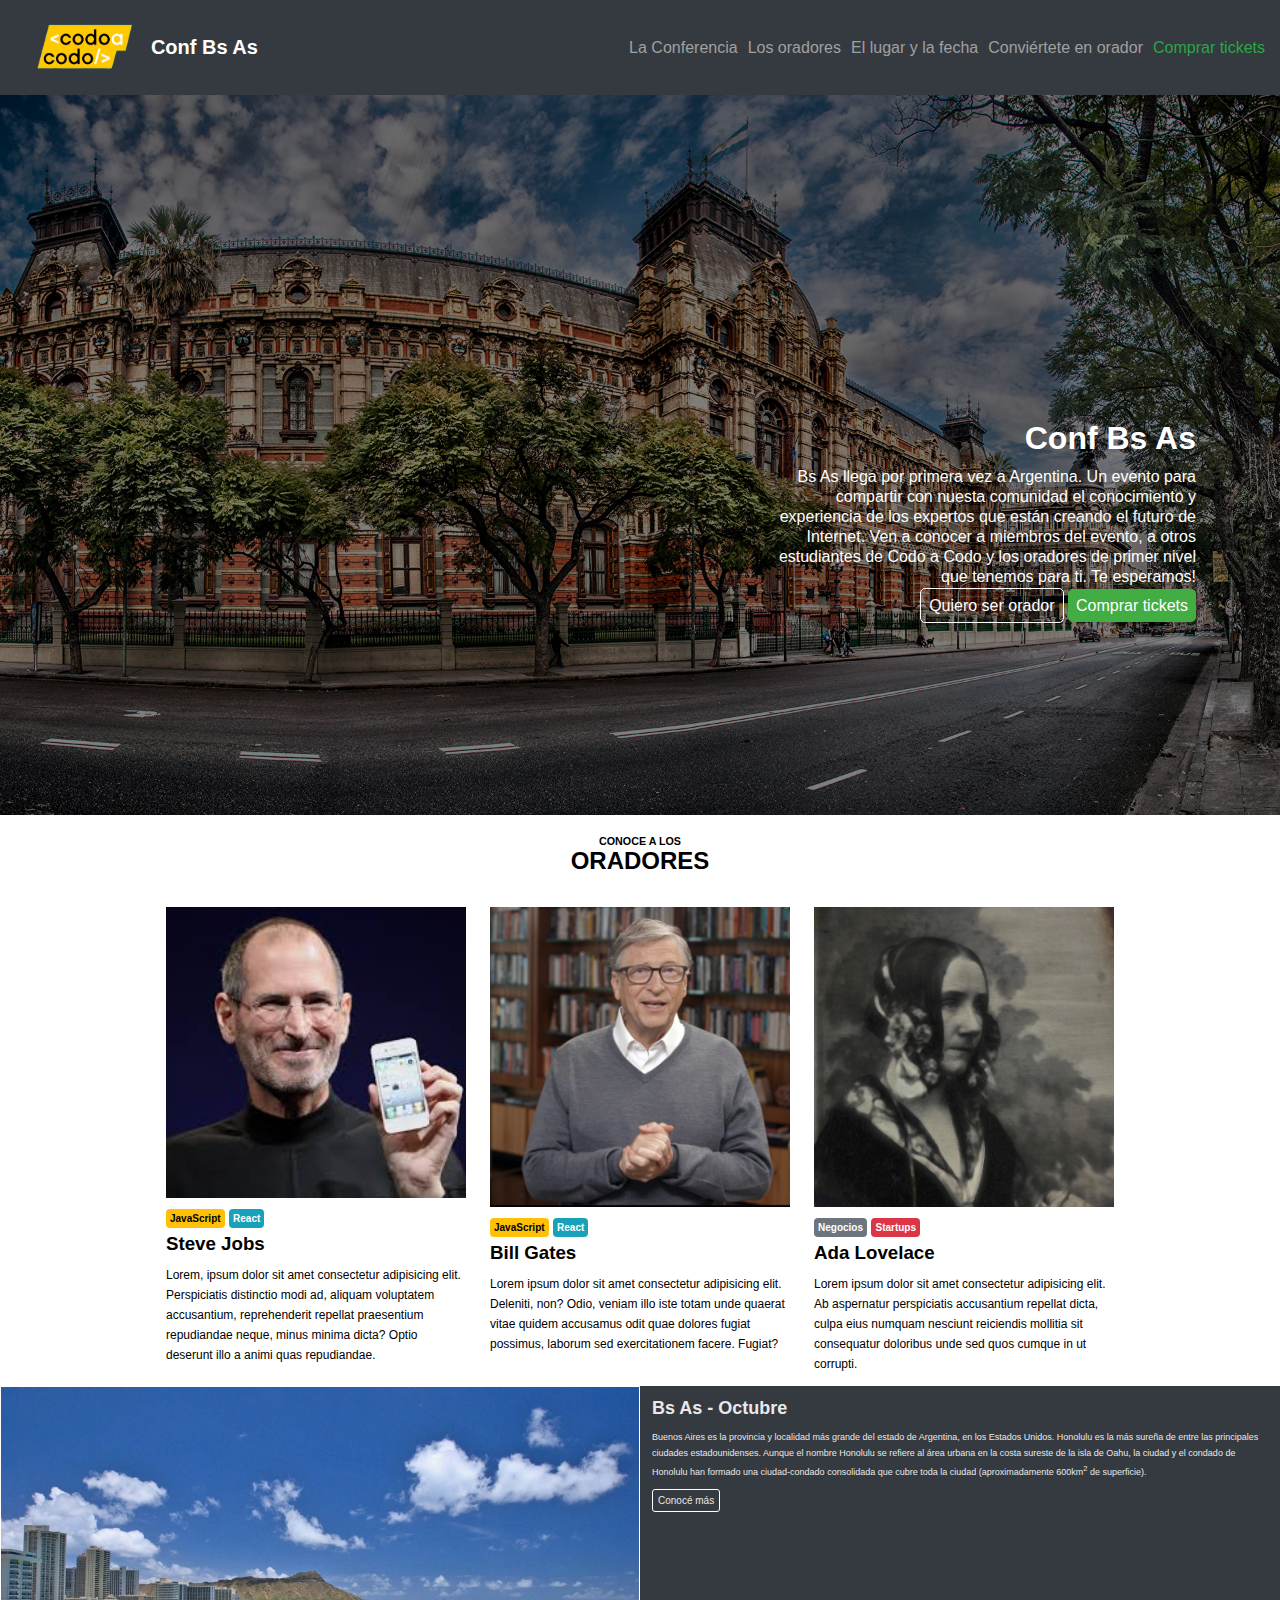
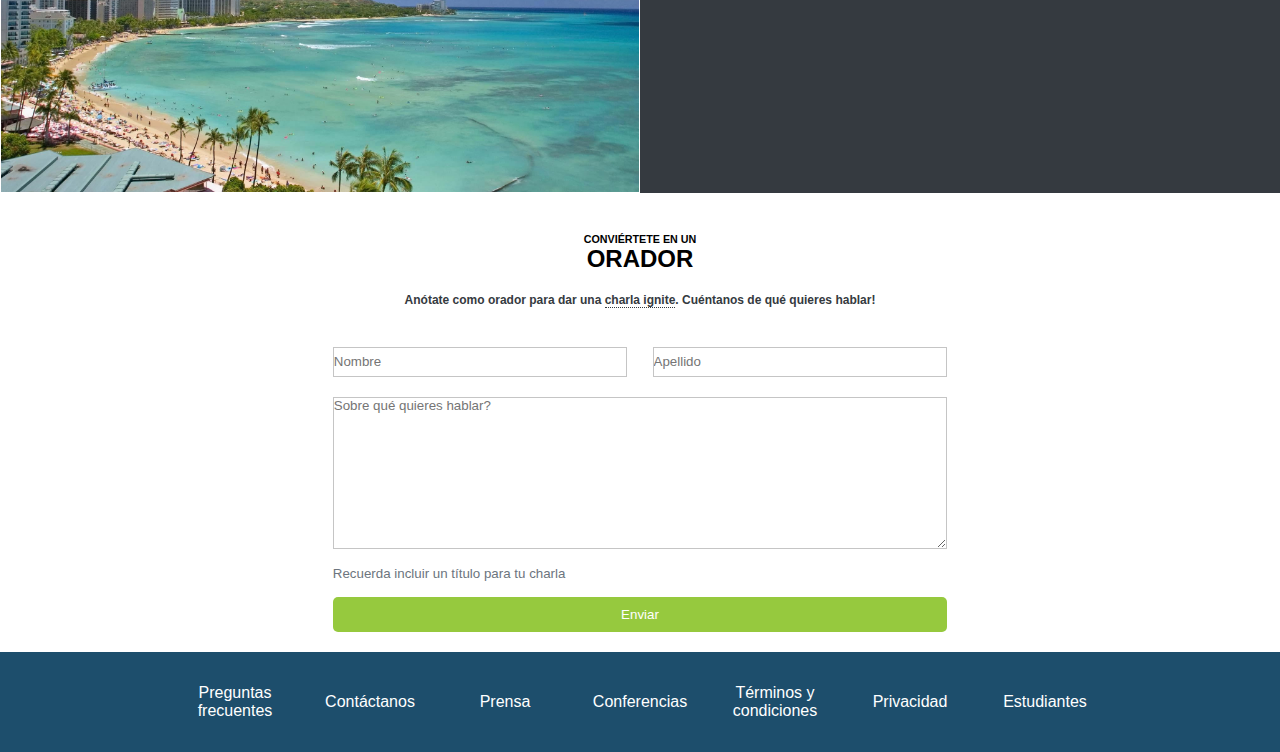
<file: index.html>
<!DOCTYPE html>
<html lang="en">
  <head>
    <meta charset="UTF-8" />
    <meta http-equiv="X-UA-Compatible" content="IE=edge" />
    <meta name="viewport" content="width=device-width, initial-scale=1.0" />
    <title>Conf Bs As</title>
    <link rel="stylesheet" href="./css/styles.css" />
  </head>
  <body>
    <header>
      <div class="logo">
        <img
          src="./assets/img/codoacodo.png"
          alt="imagen de logo de la pag"
          loading="lazy"
        />
        <h2>Conf Bs As</h2>
      </div>
      <div class="menus">
        <!-- hamb lines -->
        <input type="radio" name="menus" id="menu_hamb">
        <label for="menu_hamb" id="label_menu_hamb">&#9776</label>
        <!-- cross line -->
        <input type="radio" name="menus" id="menu_back" checked>
        <label for="menu_back" id="label_menu_back">&#10005</label>
        
        <nav id="navegacion">
          <a href="#">La Conferencia</a>
          <a href="#oradores">Los oradores</a>
          <a href="#lugar">El lugar y la fecha</a>
          <a href="#formularioOrador">Conviértete en orador</a>
          <a class="botton-comprar" href="tickets.html">Comprar tickets</a>
        </nav>
      </div>
    </header>

    <main id="main_principal">
      <section class="flyer">
        <img
          src="./assets/img/ba1.jpg"
          alt="Imagen del Palacio de las Aguas en Buenos Aires"
          loading="lazy"
        />
        <div class="container-conferencia">
          <h1>Conf Bs As</h1>
          <p class="first-paragraph">
            Bs As llega por primera vez a Argentina. Un evento para compartir
            con nuesta comunidad el conocimiento y experiencia de los expertos
            que están creando el futuro de Internet. Ven a conocer a miembros
            del evento, a otros estudiantes de Codo a Codo y los oradores de
            primer nivel que tenemos para ti. Te esperamos!
          </p>
          <a class="enlace-1" href="#quieroserorador">Quiero ser orador</a>
          <a class="enlace-2" href="/tickets.html"
            >Comprar tickets</a
          >
        </div>
      </section>

      <section id="oradores">
        <div class="conoce_oradores"><a href="#oradores"></a>
            <h6>CONOCE A LOS</h6>
            <h2>ORADORES<h2>
        </div>
        <div class="oradores_cards">
          <div class="card">
            <img id="steve" src="./assets/img/steve.jpg" alt="" />
            <div class="card-description">
            <div class="card_tags">
                <a href="" class="tag_1">JavaScript</a>
                <a href="" class="tag_2">React</a>
            </div>
            <h3 class="card_nombre">Steve Jobs</h3>
            <p>
              Lorem, ipsum dolor sit amet consectetur adipisicing elit. Perspiciatis distinctio modi ad, aliquam voluptatem accusantium, reprehenderit repellat praesentium repudiandae neque, minus minima dicta? Optio deserunt illo a animi quas repudiandae.
            </p>
          </div>
        </div>
          <div class="card">
            <img src="./assets/img/bill.jpg" alt="" />
            <div class="card-description">
            <div class="card_tags">
                <a href="" class="tag_1">JavaScript</a>
                <a href="" class="tag_2">React</a>
            </div>
            <h3 class="card_nombre">Bill Gates</h3>
            <p>
              Lorem ipsum dolor sit amet consectetur adipisicing elit. Deleniti, non? Odio, veniam illo iste totam unde quaerat vitae quidem accusamus odit quae dolores fugiat possimus, laborum sed exercitationem facere. Fugiat?
            </p>
          </div>
        </div>
          <div class="card">
            <img src="./assets/img/ada.jpeg" alt="" />
            <div class="card-description">
                <div class="card_tags">
                    <a href="" class="tag_1">Negocios</a>
                    <a href="" class="tag_2">Startups</a>
                </div>
                <h3 class="card_nombre">Ada Lovelace</h3>
                <p>
                    Lorem ipsum dolor sit amet consectetur adipisicing elit. Ab
                    aspernatur perspiciatis accusantium repellat dicta, culpa eius numquam nesciunt reiciendis mollitia sit consequatur doloribus unde sed quos cumque in ut corrupti.
                </p>
          </div>
        </div>
      </section>

      <section id="lugar"><a href="#lugar"></a>
        <img src="./assets/img/honolulu.jpg" alt="" />
        <div class="container-lugar">
          <h3>Bs As - Octubre</h3>
          <p>
            Buenos Aires es la provincia y localidad más grande del estado de Argentina, en los Estados Unidos. Honolulu es la más sureña de entre las principales ciudades estadounidenses. Aunque el nombre Honolulu se refiere al área urbana en la costa sureste de la isla de Oahu, la ciudad y el condado de Honolulu han formado una ciudad-condado consolidada que cubre toda la ciudad (aproximadamente 600km<sup>2</sup> de superficie).
          </p>
          <a href="">Conocé más</a>
        </div>
      </section>
    </main>

    <section class="seccion_formulario">
      <div class="container"><a href="#formularioOrador"></a>
        <div class="titulo_formulario">
          <h6>CONVIÉRTETE EN UN</h6>
          <h2>ORADOR<h2>
          <P>Anótate como orador para dar una <a href=""> charla ignite</a>. Cuéntanos de qué quieres hablar!
          </P>
        </div>
        <form action="">
          <div class="formulario_nombres">
            <input type="text" placeholder="Nombre" />
            <input type="text" placeholder="Apellido" />
          </div>
          <textarea name="" id="" cols="30" placeholder="Sobre qué quieres hablar?" rows="10"></textarea>
          <p><small>Recuerda incluir un título para tu charla</small></p>
          <input id="form_enviar" type="submit" value="Enviar" />
        </form>
      </div>
    </section>

    <footer>
      <nav>
        <a href="">Preguntas frecuentes</a>
        <a href="">Contáctanos</a>
        <a href="">Prensa</a>
        <a href="">Conferencias</a>
        <a href="">Términos y condiciones</a>
        <a href="">Privacidad</a>
        <a href="">Estudiantes</a>
      </nav>
    </footer>
  </body>
</html>
</file>
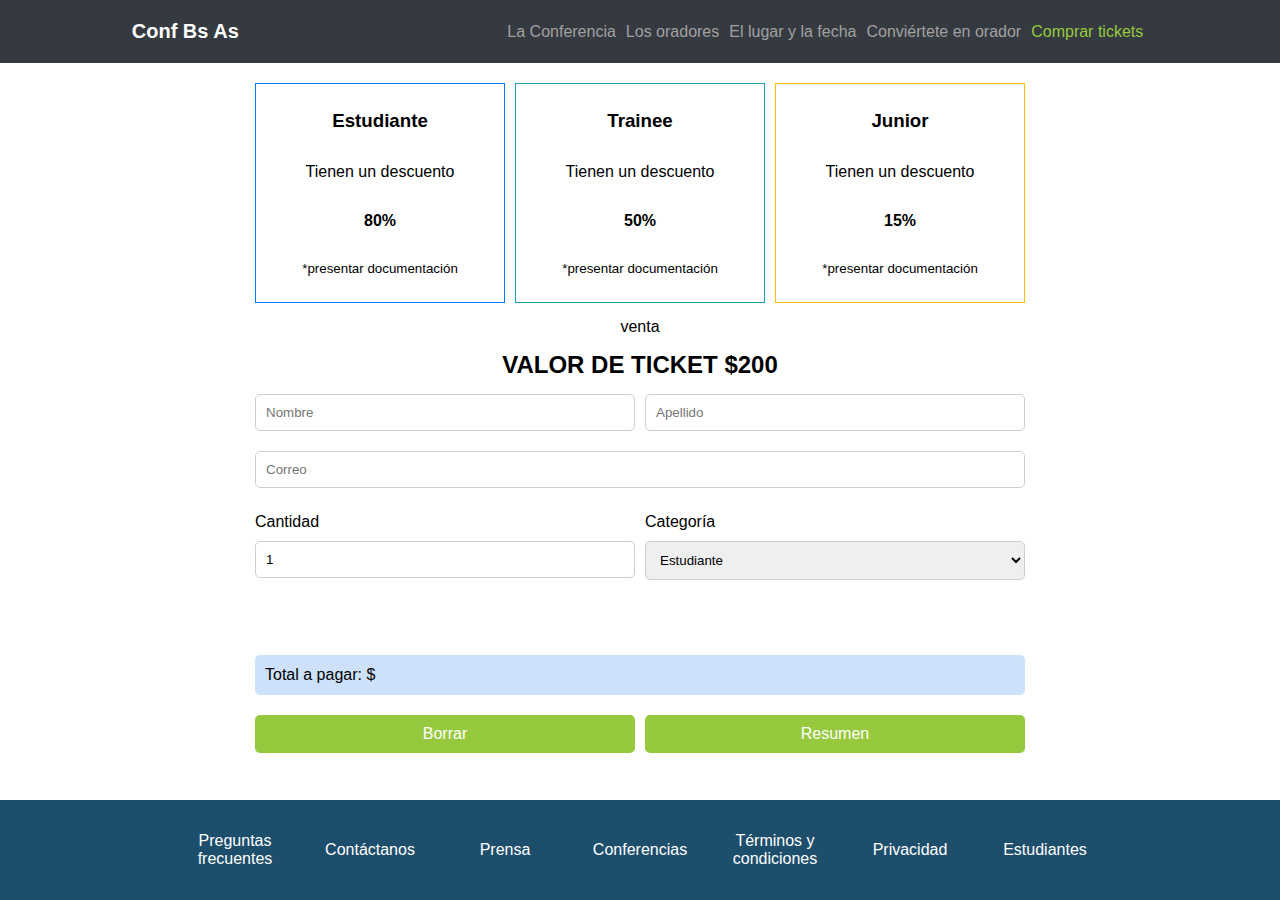
<file: tickets.html>
<!DOCTYPE html>
<html lang="en">
<head>
    <meta charset="UTF-8">
    <meta http-equiv="X-UA-Compatible" content="IE=edge">
    <meta name="viewport" content="width=device-width, initial-scale=1.0">
    <title>Conf Bs As</title>
    <link rel="stylesheet" href="./css/styles.css" />
    <link rel="stylesheet" href="./css/ticketsStyles.css">
</head>
<body>
    <header>
        <div class="logo">
          <img
            src="./assets/img/codoacodo.png"
            alt="imagen de logo de la pag"
            loading="lazy"
          />
          <h2>Conf Bs As</h2>
        </div>
        <div class="menus">
          <input type="radio" name="menus" id="menu_hamb">
          <label for="menu_hamb" id="label_menu_hamb">&#9776</label>
          <input type="radio" name="menus" id="menu_back" checked>
          <label for="menu_back" id="label_menu_back">&#10005</label>
          
          <nav id="navegacion">
            <a href="index.html">La Conferencia</a>
            <a href="#oradores">Los oradores</a>
            <a href="#lugar">El lugar y la fecha</a>
            <a href="#quieroserorador">Conviértete en orador</a>
            <a class="botton-comprar" href="tickets.html">Comprar tickets</a>
          </nav>
        </div>
      </header>
      <main id="main_tickets">
        <div id="descuentos">
            <div class="card_descuento">
                <h3>Estudiante</h3>
                <p>Tienen un descuento</p>
                <p><b>80%</b></p>
                <small>*presentar documentación</small>
            </div>
            <div class="card_descuento">
                <h3>Trainee</h3>
                <p>Tienen un descuento</p>
                <p><b>50%</b></p>
                <small>*presentar documentación</small>
            </div>
            <div class="card_descuento">
                <h3>Junior</h3>
                <p>Tienen un descuento</p>
                <p><b>15%</b></p>
                <small>*presentar documentación</small>
            </div>
        </div>
            <form id="venta_tickets">
                <p>venta</p>
                <h2>VALOR DE TICKET $200</h2>
                <label class="nombre_y_apellido">
                    <input type="text" placeholder="Nombre" class="fields" name="nombre" id="nombre" required >
                    <input type="text" placeholder="Apellido" class="fields" name="apellido" id="apellido" required>
                </label>
                <label for="" class="email">
                    <input type="email" name="email" id="email" placeholder="Correo" class="fields" required>
                </label>
                <label class="cantidadYCategoria">
                    <label for="" >Cantidad
                        <input type="number" min="1" placeholder="Cantidad" id="ticket_cantidad" class="fields" value="1" required>
                    </label>
                    <label for="">Categoría
                        <select class="fields opciones" id="opciones" name="opciones">
                            <option value="estudiante" id="estudiante">Estudiante</option>
                            <option value="trainee" id="trainee">Trainee</option>
                            <option value="junior" id="junior">Junior</option>
                        </select>
                    </label>
                </label>
                <p id="mensaje_error_validacion"></p>
                <div id="total_a_pagar">Total a pagar: $</div>
                <div class="botones">
                    <button id="btn_borrar" class="boton" type="reset">Borrar</button>
                    <button id="btn_resumen" class="boton" type="submit">Resumen</button>
                </div>
            </form>
        </main>
      <footer>
        <nav>
          <a href="">Preguntas frecuentes</a>
          <a href="">Contáctanos</a>
          <a href="">Prensa</a>
          <a href="">Conferencias</a>
          <a href="">Términos y condiciones</a>
          <a href="">Privacidad</a>
                <a href="">Estudiantes</a>
            </nav>
        </footer>
        <script src="./js/script.js"></script>
    </body>
</html>
</file>
<file: css/styles.css>
:root{
    --fondo-gris: #353A40;
    --verde: #29a744;
    --texto-gris: #a0a0a0;
    --tags-gris: #6c757e;
    --tags-amarillo: #fec107;
    --tags-celeste: #17a2b9;
    --tags-rojo: #dc3546;
}
*{
    margin: 0;
    padding: 0;
    box-sizing: border-box;
    font-family:'Lucida Sans', 'Lucida Sans Regular', 'Lucida Grande', 'Lucida Sans Unicode', Geneva, Verdana, sans-serif;
}
body{
    width: 100%;
    height: 100%;
}

/*     H E A D E R     */

header{
    display: flex;
    flex-direction: row;
    justify-content:space-between;
    background: var(--fondo-gris);
    width: 100%;
    flex-wrap: wrap;
    /* position: absolute; */
    z-index: 1;
}
.logo{
    display: flex;
    align-items: center;
    padding: 10px;
}

.logo img{
    height: 75px;
    margin-left: 10px;
}
.logo h2{
    color: white;
    font-size: 20px;
    margin: 10px 0;
}
header nav{
    display: flex;
    align-items: center;
    padding: 10px;
    flex-wrap: wrap;
    font-size: 16px;
}
header .menus input{
    display: none;
}
header .menus label{
    display: none;
}
header nav a{
    color: rgb(161, 160, 160);
    text-decoration: none;
    padding: 5px;
    white-space: nowrap;
}
.botton-comprar{
    color: var(--verde);
}
header nav a:hover{
    color: white;
}
.menus{
    display: flex;
}

/*    F L Y E R     */

.flyer{
    position: relative;
    background-color: var(--fondo_gris);
    display: flex;
    flex-wrap: wrap;
    flex-direction: column;
    align-items: end;
}
.flyer img{
    width: 100%;
    flex-wrap: nowrap;
    filter: brightness(50%);
    position: relative;
}
.container-conferencia{
    position: absolute;
    max-width: 460px;
    /* bottom: 250px; */
    float: right;
    text-align: right;
    padding: 20px;
    color: white;
    bottom: 25%;
    right: 5%
}
.first-paragraph{
    color: white;
    font-size: 16px;
    line-height: 20px;
    text-align: right;
    margin: 10px 0;
}
.container-conferencia a{
    font-size: 16px;
    text-decoration: none;
    color: white;
    border-radius: 5px;
    padding: 8px;
}
.enlace-1{
    border: 1px solid white;
}
.enlace-2{
    background: rgb(66, 173, 66);
    
}

/* O R A D O R E S */

#oradores{
    display: flex;
    flex-direction: column;
    justify-content: center;
    align-items: center;
}
.conoce_oradores{
    margin: 20px;
    text-align: center;
    width: 200px;
    /* font-size: 20px; */
}
.oradores_cards{
    display: flex;
    flex-direction: row;
}
.oradores_cards .card{
    display: flex;
    flex-direction: column;
    width: 300px;
    margin: 12px;
}
.card_nombre{
    margin: 5px 0 10px 0;
}
.card p{
    font-size: 12px;
    line-height: 20px;
}
.card_tags{
    
    margin: 10px 0 0 0;
}
.card_tags a{
    padding: 4px;
    border-radius: 4px;
    text-decoration: none;
    color: #000;
    font-size: 10px;
    font-weight: bold;
    line-height: 18px;
}

.card:nth-child(1) .tag_1{
    background: var(--tags-amarillo);
}
.card:nth-child(2) .tag_1{
    background: var(--tags-amarillo);
}
.card:nth-child(3) .tag_1{
    background: var(--tags-gris);
    color: #fff;
}

.card:nth-child(1) .tag_2{
    background: var(--tags-celeste);
    color: #fff;
}
.card:nth-child(2) .tag_2{
    background: var(--tags-celeste);
    color: #fff;
}
.card:nth-child(3) .tag_2{
    background: var(--tags-rojo);
    color: #fff;
}

/* H O N O L U L U*/

#lugar{
    width: 100%;
    display: flex;
    flex-direction: row;
    box-sizing: border-box;

}
#lugar img{
    width: 50%;
    border: #fff solid 1px;
}
.container-lugar{
    width: 50%;
    background-color: var(--fondo-gris);
    color: rgb(233, 233, 233);
    padding: 12px;
}
.container-lugar h3{
    font-size: 18px;
}
.container-lugar p{
    font-size: 9px;
    line-height: 16px;
    padding: 10px 0;
}
.container-lugar a{
    font-size: 10px;
    text-decoration: none;
    border-radius: 3px;
    padding: 5px;
    color: rgb(233, 233, 233);
    border: 1px solid white;
    margin: 10px 0;
    cursor: pointer;
}

/* F O R M U L A R I O S*/

.seccion_formulario{
    width: 100%;
    display: flex;
    flex-direction: column;
    justify-content: center;
    align-items: center;
}
.container{
    width: 60%;
    display: flex;
    flex-direction: column;
    justify-content: center;
    align-items: center;
    margin: 20px;
}
.titulo_formulario{
    display: flex;
    flex-direction: column;
    text-align: center;
    margin: 20px 0;
}
.titulo_formulario p{
    font-size: 12px;
    padding: 20px 0 0;
    color: var(--fondo-gris);
}
.titulo_formulario p a{
    border-bottom: 1px dotted var(--fondo-gris);
    text-decoration: none;
    color: var(--fondo-gris)
}
.seccion_formulario form{
    display: flex;
    flex-direction: column;
    justify-content: center;
    align-items: center;
    width: 80%;
}
.formulario_nombres{
    display: flex;
    flex-direction: row;
    justify-content: space-between;
    flex-wrap: nowrap;
    margin: 20px;
    width: 100%;
    gap: 25px;
}
.formulario_nombres input{
    width: 100%;
    height: 30px;
    border: solid 1px #c5c5c5;
}
form textarea{
    width: 100%;
    margin: 0 10px 10px;
    border: solid 1px #c5c5c5;
}
form p{
    width: 100%;
    padding: 5px 0 15px;
}
p small{
    position: relative;
    text-align: left;
    color: var(--tags-gris);
}
#form_enviar{
    width: 100%;
    height: 35px;
    background: #96c93e;
    border: none;
    color: white;
    border-radius: 5px;
    cursor: pointer;
}


/*    F O O T E R    */

footer{
    height: 100px;
    background: #1d4e6c;
    display: flex;
    width: 100%;
    position: absolute;
    /* bottom: 0; */
}
footer nav{
    width: 100%;
    display: flex;
    justify-content: center;
    align-items: center;
    flex-wrap: wrap;
    gap: 5px;
}
footer nav a{
    color: white;
    text-decoration: none;
    padding: 10px;
    cursor: pointer;
    /* border: 1px solid black; */
    width: 130px;
    text-align: center;
}
footer nav a:hover{
    font-weight: bold;
}

@media only screen and (max-width: 1010px){
    /*    H E A D E R    */

    header{
        flex-wrap: unset;
    }
    header nav{
        justify-content: end;
        /* padding: 10px; */
    }
    header nav a{
        font-size: 14px;
    }
    .logo h2{
    width: max-content;
    }
    /*    F L Y E R     */
    .container-conferencia{
        bottom: 10%;
    }
    .first-paragraph{
        font-size: 12px;
    }

    /* O R A D O R E S */
    .oradores_cards{
        flex-wrap: wrap;
        justify-content: center;
    }
    /* H O N O L U L U*/
    #lugar{
        flex-direction: column;
        width: 100%;
        justify-content: center;
        align-items: center;
    }
    #lugar img{
        width: 100%;
        border: none;
    }
    .container-lugar{
        width: 100%;
    }
    /* F O R M U L A R I O S*/
    .container{
        width: 90%;
    }
    .titulo_formulario p{
        padding: 10px;
    }
    .formulario form{
        width: unset;
    }

    /*    F O O T E R    */

    footer{
        height: auto;
        position: relative;
        /* top: 50px; */
    }
}

@media only screen and (max-width: 650px){

    /*    H E A D E R    */

    header{
        height: 90px;
        width: 100%;
    }
    #navegacion{
        display: none;
        flex-direction: column;
        align-items: end;
        justify-content: flex-start;
        height: 160px;
        background: var(--fondo-gris);
        z-index: 1;
        position: relative;
    }
    .menus label{
        display: flex;
    }
    header #label_menu_hamb, #label_menu_back{
        display: block;
        color: white;
        font-size: 24px;
        padding: 20px;
        cursor: pointer;
        position: relative;
        float: right;
    }
    #menu_hamb:checked + #label_menu_hamb{
        display: none;
    }
    #menu_back:checked + #label_menu_back{
        display: none;
    }
    
    #menu_hamb:checked ~nav{
        display: flex;
        position: relative;
        padding: 10px;
        box-sizing: border-box;
        width: max-content;
        float: right;
        bottom: 12px;
    }
    .menus{
        display: flex;
        flex-direction: column;
        align-items: end;
        width: 0;
    }
    
    .logo img{
        height: 60px;
    }
    .logo h2{
        font-size: 16px;
    }
/*    F L Y E R    */
#main_principal, .seccion_formulario{
        position: relative;
    }
    h1{
        font-size: 18px;
    }
    .container-conferencia a{
        font-size: 12px;
    }
    
    .seccion_formulario form{
        width: unset;
        position: relative;
        bottom: 30px;
    }
}

@media only screen and (max-width: 425px){
    header{
        height: 60px;
    }
    .flyer{
        display: block;
    }
    .first-paragraph{
        color: black;
        
    }
    .enlace-1 {
        border: #000;
    }
    section{
        display: flex;
        flex-direction: column;
        justify-content: center;
        align-items: center;
    }
    #main_principal{
        /* top: 40px; */
        position: relative;
   }
    .container-conferencia{
        /* position: relative; */
        top: 10px;
        position: relative;
        line-height: 14px;
        color: #000;
        margin: auto;
    }
    #oradores{
        position: relative;
        display: block;
        /* top: 30px; */
    }
    .conoce_oradores{
        width: unset;
    }
    .oradores_cards .card{
        width: 270px;
        margin: 2px;
    }
    #oradores, #lugar, .seccion_formulario, footer{
        top: 30px;
        position: relative;
    }
    .container{
        top: 30px;
        position: relative;
    }
    footer nav a{
        font-size: 10px;
        padding: 5px;
    }
}
</file>
<file: css/ticketsStyles.css>
/* FORMULACIO VENTA TICKETS*/
:root{
    --celeste: #cce5ff;
    --verde: #97c93e;
    --junior: #ffc107;
    --trainee:#17a2b8;
    --estudiante: #007bff;

}
body{
    display: flex;
    flex-direction: column;
    margin: 0;
    padding: 0;
    box-sizing: border-box;
    align-items: center;
}
#main_tickets{
    display: flex;
    justify-content: center;
    align-items: center;
    box-sizing: border-box;
    flex-direction: column;
    margin: 20px;
}
#ticket_cantidad{
    display: flex;
}
#ticket_cantidad, #opciones{
    margin-top: 10px;
}
#descuentos{
    display: flex;
    gap: 10px;
}
.card_descuento{
    border: 1px solid black;
    width: 250px;
    height: 220px;
    text-align: center;
    display: flex;
    justify-content: space-around;
    flex-direction: column;
    padding: 10px;
}
.card_descuento:nth-child(1){
    border: 1px solid var(--estudiante)
}
.card_descuento:nth-child(2){
    border: 1px solid var(--trainee)
}
.card_descuento:nth-child(3){
    border: 1px solid var(--junior)
}
#venta_tickets{
    display: flex;
    width: 100%;
    justify-content: center;
    align-items: center;
    flex-direction: column;
    text-align: center;
    margin: 10px 0;
}
.nombre_y_apellido{
    display: flex;
    width: 100%;
    margin: 15px;
    gap: 10px;
}
.error_input{
    border: 1px solid red;
}
.email{
    width: 100%;
    box-sizing: border-box;
    padding: 0;
    margin: 5px 0 ;
    display: flex;
}
.fields{
    padding: 10px;
    border-radius: 5px;
    border: solid 0.5px rgb(207, 207, 207);
    width: 100%;
    box-sizing: border-box;
}
.cantidadYCategoria{
    display: flex;
    width: 100%;
    box-sizing: border-box;
    margin: 20px 0;
    gap: 10px;
}
.cantidadYCategoria label{
    display: flex;
    flex-direction: column;
    text-align: left;
    width: 100%;
    box-sizing: border-box;
    padding-bottom: 5px;
}
.cantidadYCategoria select{
    display: flex;
    flex-direction: column;
    text-align: left;
    width: 100%;
    box-sizing: border-box;
}

#total_a_pagar{
    display: flex;
    background-color: rgb(205, 226, 250);
    border-radius: 5px;
    border: 1x solid blue;
    height: 40px;
    width: 100%;
    align-items: center;
    padding: 10px;
    margin: 10px 0;
}
#mensaje_error_validacion{
    color:red;
    height: 40px;
}
.botones{
    width: 100%;
    display: flex;
    gap: 10px;
    margin-top: 10px;
}
.boton{
    background-color: var(--verde);
    width: 100%;
    padding: 10px;
    color: white;
    border: none;
    border-radius: 5px;
    font-size: 16px;

}
header{
    justify-content: space-around;
}
.logo img{
    display: none;
}

footer{
    bottom: 0;
}
@media only screen and (max-width: 768px){
    #descuentos{
        display: flex;
        flex-wrap: wrap;
        justify-content: center;
    }
}
</file>
